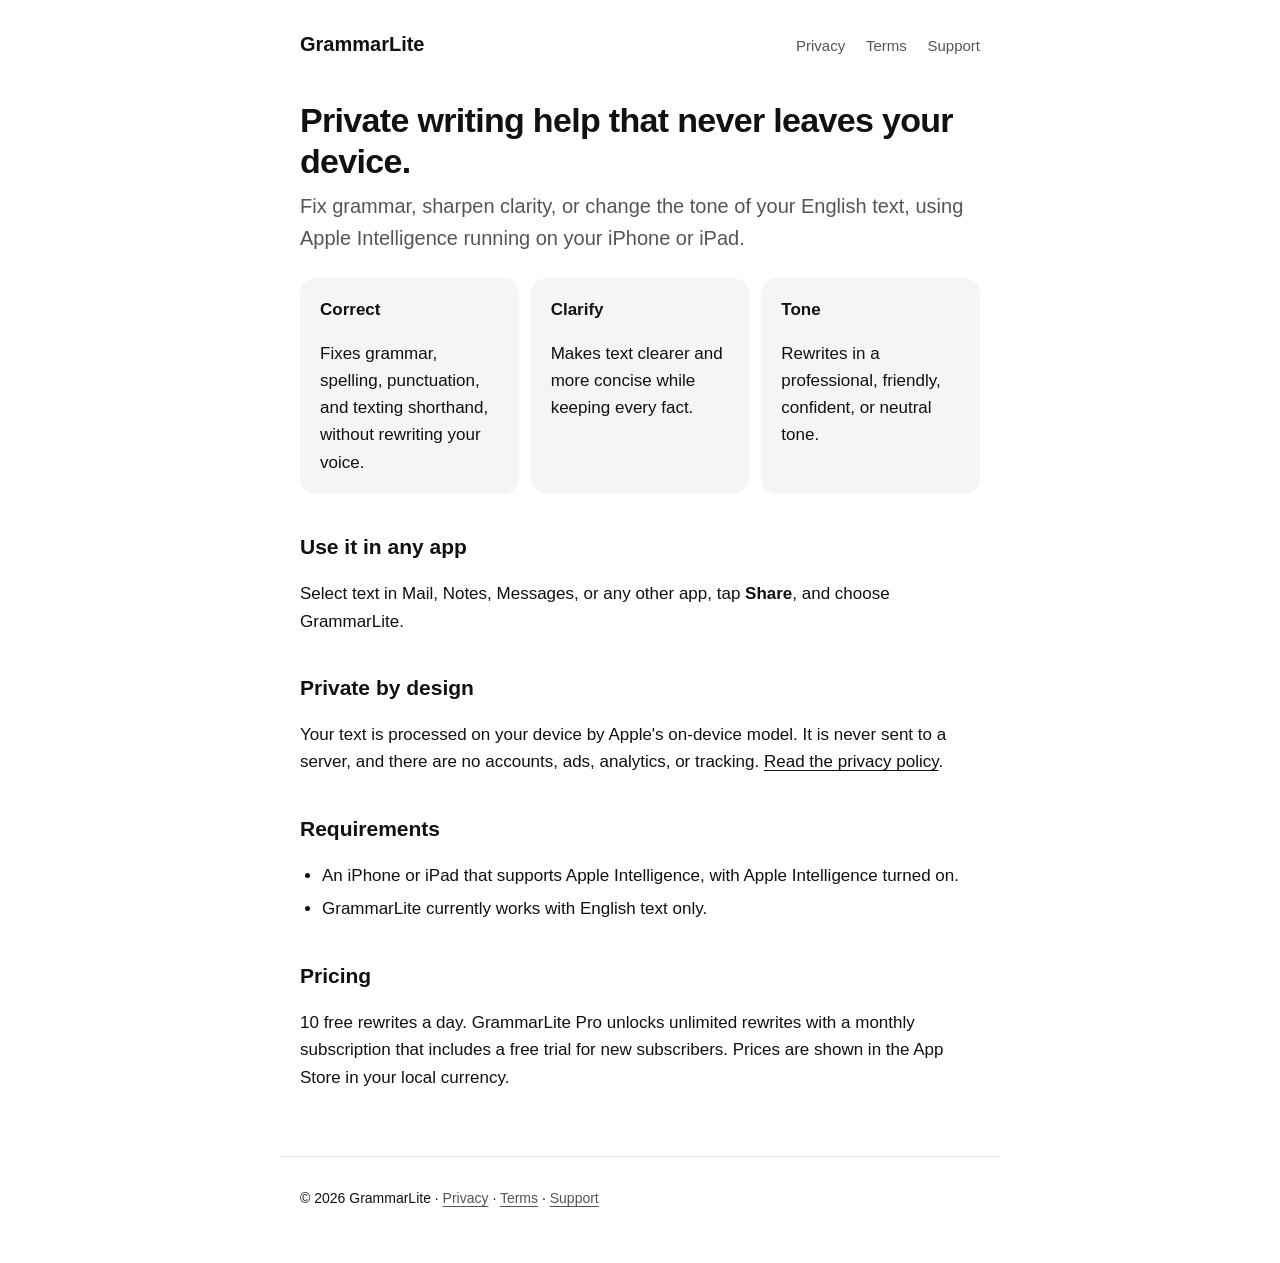
<file: index.html>
<!doctype html>
<html lang="en">
<head>
  <meta charset="utf-8">
  <meta name="viewport" content="width=device-width, initial-scale=1">
  <title>GrammarLite — Private, on-device writing help</title>
  <meta name="description" content="GrammarLite fixes grammar, sharpens clarity, and adjusts tone for English text, entirely on your iPhone or iPad.">
  <link rel="stylesheet" href="style.css">
</head>
<body>
  <header>
    <a class="brand" href="./">GrammarLite</a>
    <nav>
      <a href="privacy.html">Privacy</a>
      <a href="terms.html">Terms</a>
      <a href="support.html">Support</a>
    </nav>
  </header>

  <main>
    <h1>Private writing help that never leaves your device.</h1>
    <p class="lede">Fix grammar, sharpen clarity, or change the tone of your English text, using Apple Intelligence running on your iPhone or iPad.</p>

    <div class="grid">
      <div class="card">
        <h3>Correct</h3>
        <p>Fixes grammar, spelling, punctuation, and texting shorthand, without rewriting your voice.</p>
      </div>
      <div class="card">
        <h3>Clarify</h3>
        <p>Makes text clearer and more concise while keeping every fact.</p>
      </div>
      <div class="card">
        <h3>Tone</h3>
        <p>Rewrites in a professional, friendly, confident, or neutral tone.</p>
      </div>
    </div>

    <h2>Use it in any app</h2>
    <p>Select text in Mail, Notes, Messages, or any other app, tap <strong>Share</strong>, and choose GrammarLite.</p>

    <h2>Private by design</h2>
    <p>Your text is processed on your device by Apple's on-device model. It is never sent to a server, and there are no accounts, ads, analytics, or tracking. <a href="privacy.html">Read the privacy policy</a>.</p>

    <h2>Requirements</h2>
    <ul>
      <li>An iPhone or iPad that supports Apple Intelligence, with Apple Intelligence turned on.</li>
      <li>GrammarLite currently works with English text only.</li>
    </ul>

    <h2>Pricing</h2>
    <p>10 free rewrites a day. GrammarLite Pro unlocks unlimited rewrites with a monthly subscription that includes a free trial for new subscribers. Prices are shown in the App Store in your local currency.</p>
  </main>

  <footer>
    <p>© 2026 GrammarLite · <a href="privacy.html">Privacy</a> · <a href="terms.html">Terms</a> · <a href="support.html">Support</a></p>
  </footer>
</body>
</html>
</file>
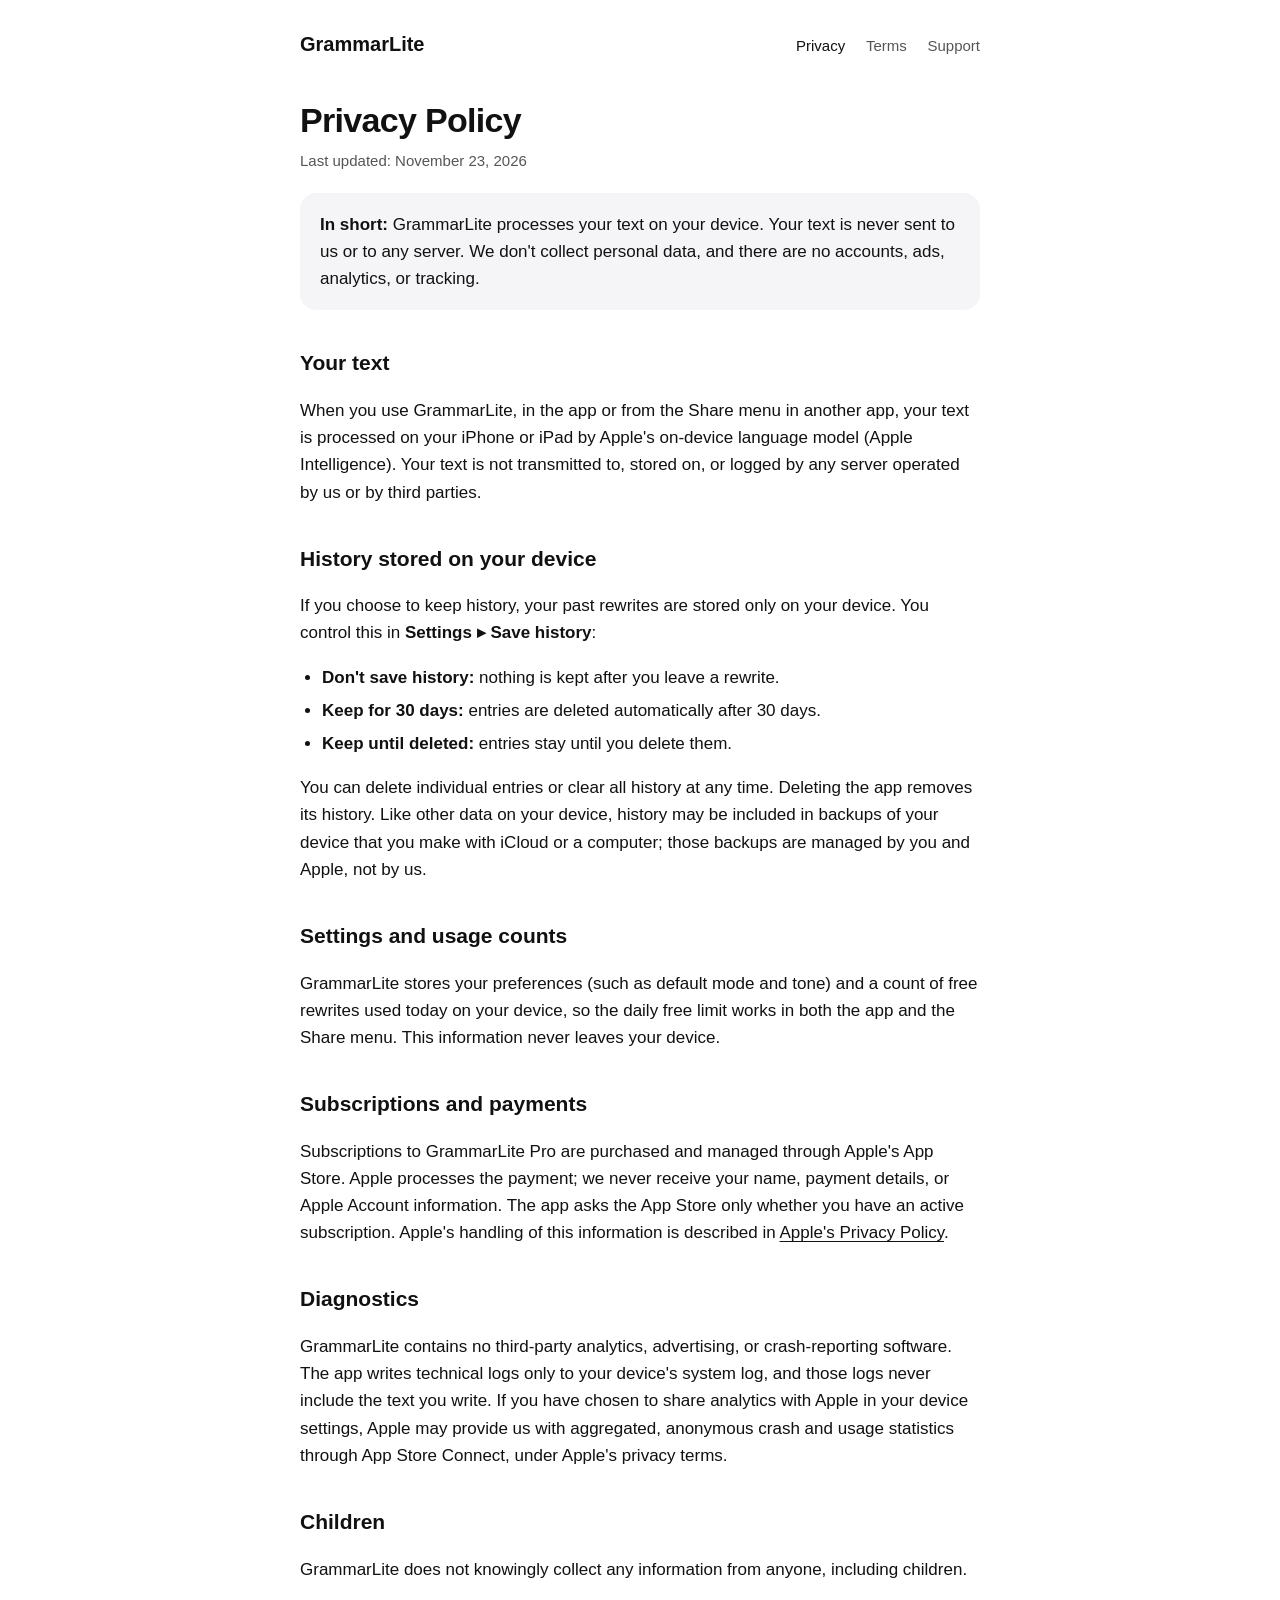
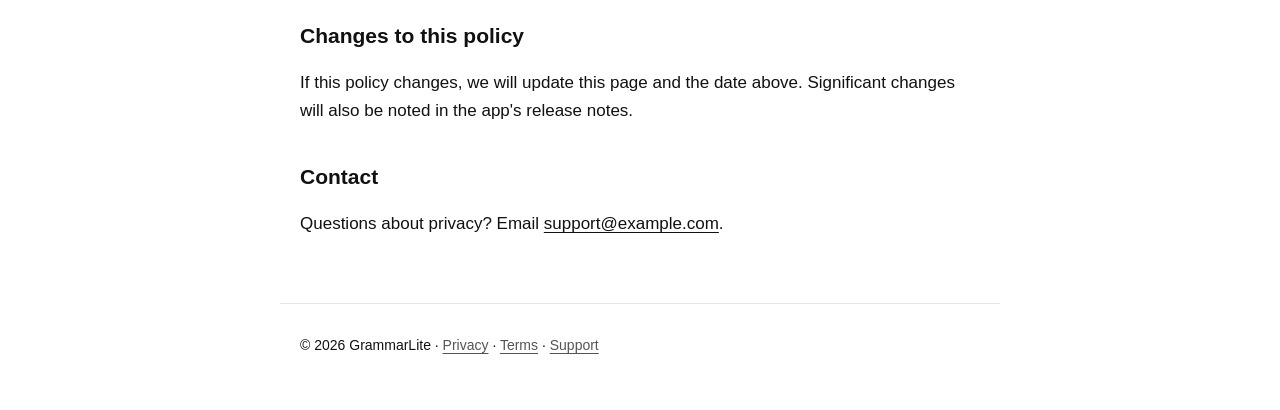
<file: privacy.html>
<!doctype html>
<html lang="en">
<head>
  <meta charset="utf-8">
  <meta name="viewport" content="width=device-width, initial-scale=1">
  <title>Privacy Policy — GrammarLite</title>
  <meta name="description" content="GrammarLite processes your text entirely on your device. No servers, accounts, ads, analytics, or tracking.">
  <link rel="stylesheet" href="style.css">
</head>
<body>
  <header>
    <a class="brand" href="./">GrammarLite</a>
    <nav>
      <a href="privacy.html" aria-current="page">Privacy</a>
      <a href="terms.html">Terms</a>
      <a href="support.html">Support</a>
    </nav>
  </header>

  <main>
    <h1>Privacy Policy</h1>
    <p class="updated">Last updated: November 23, 2026</p>

    <div class="card">
      <p><strong>In short:</strong> GrammarLite processes your text on your device. Your text is never sent to us or to any server. We don't collect personal data, and there are no accounts, ads, analytics, or tracking.</p>
    </div>

    <h2>Your text</h2>
    <p>When you use GrammarLite, in the app or from the Share menu in another app, your text is processed on your iPhone or iPad by Apple's on-device language model (Apple Intelligence). Your text is not transmitted to, stored on, or logged by any server operated by us or by third parties.</p>

    <h2>History stored on your device</h2>
    <p>If you choose to keep history, your past rewrites are stored only on your device. You control this in <strong>Settings ▸ Save history</strong>:</p>
    <ul>
      <li><strong>Don't save history:</strong> nothing is kept after you leave a rewrite.</li>
      <li><strong>Keep for 30 days:</strong> entries are deleted automatically after 30 days.</li>
      <li><strong>Keep until deleted:</strong> entries stay until you delete them.</li>
    </ul>
    <p>You can delete individual entries or clear all history at any time. Deleting the app removes its history. Like other data on your device, history may be included in backups of your device that you make with iCloud or a computer; those backups are managed by you and Apple, not by us.</p>

    <h2>Settings and usage counts</h2>
    <p>GrammarLite stores your preferences (such as default mode and tone) and a count of free rewrites used today on your device, so the daily free limit works in both the app and the Share menu. This information never leaves your device.</p>

    <h2>Subscriptions and payments</h2>
    <p>Subscriptions to GrammarLite Pro are purchased and managed through Apple's App Store. Apple processes the payment; we never receive your name, payment details, or Apple Account information. The app asks the App Store only whether you have an active subscription. Apple's handling of this information is described in <a href="https://www.apple.com/legal/privacy/">Apple's Privacy Policy</a>.</p>

    <h2>Diagnostics</h2>
    <p>GrammarLite contains no third-party analytics, advertising, or crash-reporting software. The app writes technical logs only to your device's system log, and those logs never include the text you write. If you have chosen to share analytics with Apple in your device settings, Apple may provide us with aggregated, anonymous crash and usage statistics through App Store Connect, under Apple's privacy terms.</p>

    <h2>Children</h2>
    <p>GrammarLite does not knowingly collect any information from anyone, including children.</p>

    <h2>Changes to this policy</h2>
    <p>If this policy changes, we will update this page and the date above. Significant changes will also be noted in the app's release notes.</p>

    <h2>Contact</h2>
    <p>Questions about privacy? Email <a href="mailto:support@example.com">support@example.com</a>.</p>
  </main>

  <footer>
    <p>© 2026 GrammarLite · <a href="privacy.html">Privacy</a> · <a href="terms.html">Terms</a> · <a href="support.html">Support</a></p>
  </footer>
</body>
</html>
</file>
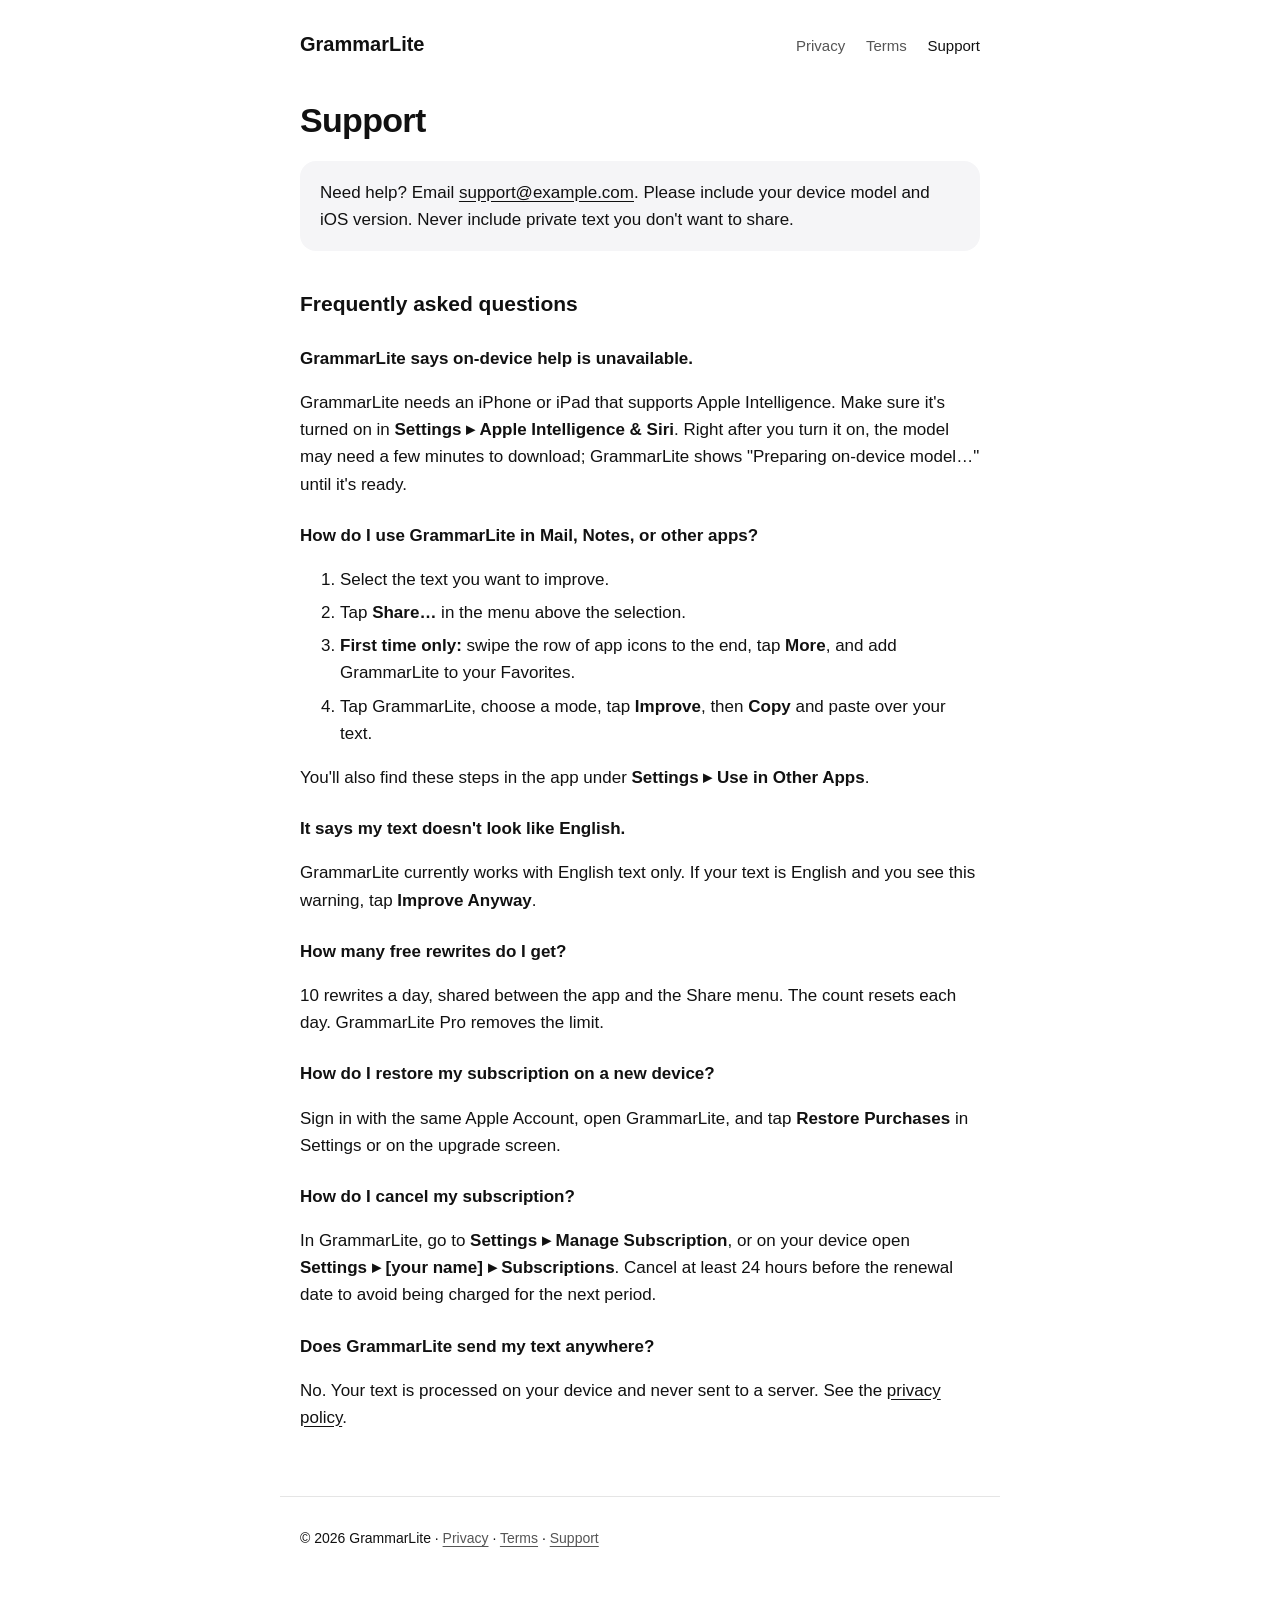
<file: support.html>
<!doctype html>
<html lang="en">
<head>
  <meta charset="utf-8">
  <meta name="viewport" content="width=device-width, initial-scale=1">
  <title>Support — GrammarLite</title>
  <meta name="description" content="Help with GrammarLite: requirements, using it from the Share menu, subscriptions, and contact.">
  <link rel="stylesheet" href="style.css">
</head>
<body>
  <header>
    <a class="brand" href="./">GrammarLite</a>
    <nav>
      <a href="privacy.html">Privacy</a>
      <a href="terms.html">Terms</a>
      <a href="support.html" aria-current="page">Support</a>
    </nav>
  </header>

  <main>
    <h1>Support</h1>
    <div class="card">
      <p>Need help? Email <a href="mailto:support@example.com">support@example.com</a>. Please include your device model and iOS version. Never include private text you don't want to share.</p>
    </div>

    <h2>Frequently asked questions</h2>

    <h3>GrammarLite says on-device help is unavailable.</h3>
    <p>GrammarLite needs an iPhone or iPad that supports Apple Intelligence. Make sure it's turned on in <strong>Settings ▸ Apple Intelligence &amp; Siri</strong>. Right after you turn it on, the model may need a few minutes to download; GrammarLite shows "Preparing on-device model…" until it's ready.</p>

    <h3>How do I use GrammarLite in Mail, Notes, or other apps?</h3>
    <ol>
      <li>Select the text you want to improve.</li>
      <li>Tap <strong>Share…</strong> in the menu above the selection.</li>
      <li><strong>First time only:</strong> swipe the row of app icons to the end, tap <strong>More</strong>, and add GrammarLite to your Favorites.</li>
      <li>Tap GrammarLite, choose a mode, tap <strong>Improve</strong>, then <strong>Copy</strong> and paste over your text.</li>
    </ol>
    <p>You'll also find these steps in the app under <strong>Settings ▸ Use in Other Apps</strong>.</p>

    <h3>It says my text doesn't look like English.</h3>
    <p>GrammarLite currently works with English text only. If your text is English and you see this warning, tap <strong>Improve Anyway</strong>.</p>

    <h3>How many free rewrites do I get?</h3>
    <p>10 rewrites a day, shared between the app and the Share menu. The count resets each day. GrammarLite Pro removes the limit.</p>

    <h3>How do I restore my subscription on a new device?</h3>
    <p>Sign in with the same Apple Account, open GrammarLite, and tap <strong>Restore Purchases</strong> in Settings or on the upgrade screen.</p>

    <h3>How do I cancel my subscription?</h3>
    <p>In GrammarLite, go to <strong>Settings ▸ Manage Subscription</strong>, or on your device open <strong>Settings ▸ [your name] ▸ Subscriptions</strong>. Cancel at least 24 hours before the renewal date to avoid being charged for the next period.</p>

    <h3>Does GrammarLite send my text anywhere?</h3>
    <p>No. Your text is processed on your device and never sent to a server. See the <a href="privacy.html">privacy policy</a>.</p>
  </main>

  <footer>
    <p>© 2026 GrammarLite · <a href="privacy.html">Privacy</a> · <a href="terms.html">Terms</a> · <a href="support.html">Support</a></p>
  </footer>
</body>
</html>
</file>
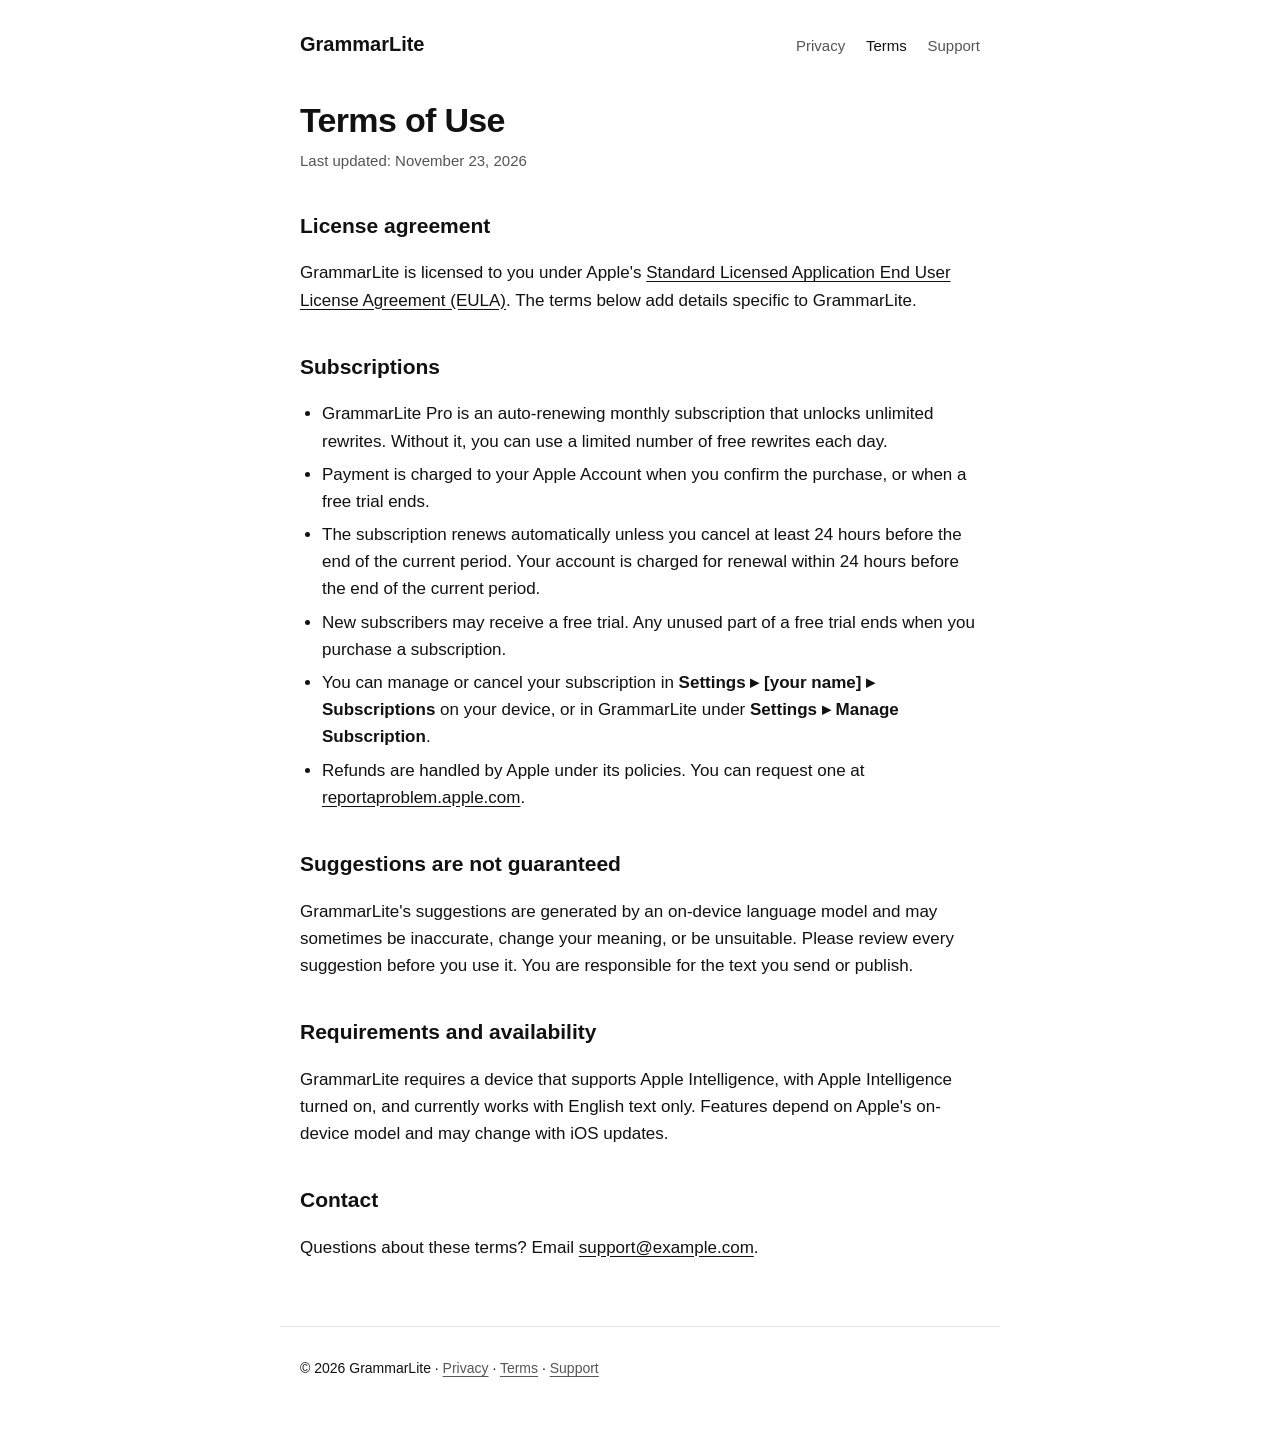
<file: terms.html>
<!doctype html>
<html lang="en">
<head>
  <meta charset="utf-8">
  <meta name="viewport" content="width=device-width, initial-scale=1">
  <title>Terms of Use — GrammarLite</title>
  <meta name="description" content="Terms of Use for GrammarLite and GrammarLite Pro subscriptions.">
  <link rel="stylesheet" href="style.css">
</head>
<body>
  <header>
    <a class="brand" href="./">GrammarLite</a>
    <nav>
      <a href="privacy.html">Privacy</a>
      <a href="terms.html" aria-current="page">Terms</a>
      <a href="support.html">Support</a>
    </nav>
  </header>

  <main>
    <h1>Terms of Use</h1>
    <p class="updated">Last updated: November 23, 2026</p>

    <h2>License agreement</h2>
    <p>GrammarLite is licensed to you under Apple's <a href="https://www.apple.com/legal/internet-services/itunes/dev/stdeula/">Standard Licensed Application End User License Agreement (EULA)</a>. The terms below add details specific to GrammarLite.</p>

    <h2>Subscriptions</h2>
    <ul>
      <li>GrammarLite Pro is an auto-renewing monthly subscription that unlocks unlimited rewrites. Without it, you can use a limited number of free rewrites each day.</li>
      <li>Payment is charged to your Apple Account when you confirm the purchase, or when a free trial ends.</li>
      <li>The subscription renews automatically unless you cancel at least 24 hours before the end of the current period. Your account is charged for renewal within 24 hours before the end of the current period.</li>
      <li>New subscribers may receive a free trial. Any unused part of a free trial ends when you purchase a subscription.</li>
      <li>You can manage or cancel your subscription in <strong>Settings ▸ [your name] ▸ Subscriptions</strong> on your device, or in GrammarLite under <strong>Settings ▸ Manage Subscription</strong>.</li>
      <li>Refunds are handled by Apple under its policies. You can request one at <a href="https://reportaproblem.apple.com">reportaproblem.apple.com</a>.</li>
    </ul>

    <h2>Suggestions are not guaranteed</h2>
    <p>GrammarLite's suggestions are generated by an on-device language model and may sometimes be inaccurate, change your meaning, or be unsuitable. Please review every suggestion before you use it. You are responsible for the text you send or publish.</p>

    <h2>Requirements and availability</h2>
    <p>GrammarLite requires a device that supports Apple Intelligence, with Apple Intelligence turned on, and currently works with English text only. Features depend on Apple's on-device model and may change with iOS updates.</p>

    <h2>Contact</h2>
    <p>Questions about these terms? Email <a href="mailto:support@example.com">support@example.com</a>.</p>
  </main>

  <footer>
    <p>© 2026 GrammarLite · <a href="privacy.html">Privacy</a> · <a href="terms.html">Terms</a> · <a href="support.html">Support</a></p>
  </footer>
</body>
</html>
</file>
<file: style.css>
/* GrammarLite site — monochrome, system font, light/dark, matches the app's design language. */
:root {
  --bg: #ffffff;
  --text: #111111;
  --muted: #555555;
  --rule: #e5e5e5;
  --card: #f5f5f7;
  --max: 720px;
}
@media (prefers-color-scheme: dark) {
  :root {
    --bg: #000000;
    --text: #f5f5f7;
    --muted: #a1a1a6;
    --rule: #2c2c2e;
    --card: #1c1c1e;
  }
}
* { box-sizing: border-box; }
html { -webkit-text-size-adjust: 100%; }
body {
  margin: 0;
  background: var(--bg);
  color: var(--text);
  font: 17px/1.6 -apple-system, BlinkMacSystemFont, "SF Pro Text", "Helvetica Neue", Arial, sans-serif;
}
header, main, footer { max-width: var(--max); margin: 0 auto; padding: 0 20px; }
header { padding-top: 28px; padding-bottom: 8px; display: flex; align-items: baseline; justify-content: space-between; flex-wrap: wrap; gap: 8px; }
.brand { font-weight: 700; font-size: 20px; color: var(--text); text-decoration: none; }
nav a { color: var(--muted); text-decoration: none; margin-left: 16px; font-size: 15px; }
nav a:first-child { margin-left: 0; }
nav a:hover, nav a[aria-current="page"] { color: var(--text); }
main { padding-top: 16px; padding-bottom: 48px; }
h1 { font-size: 34px; line-height: 1.2; margin: 16px 0 8px; letter-spacing: -0.02em; }
h2 { font-size: 21px; margin: 36px 0 8px; }
h3 { font-size: 17px; margin: 24px 0 4px; }
p, li { color: var(--text); }
.muted, .updated { color: var(--muted); }
.updated { font-size: 15px; margin-top: 0; }
a { color: var(--text); text-underline-offset: 3px; }
ul { padding-left: 22px; }
li { margin: 6px 0; }
.lede { font-size: 20px; color: var(--muted); margin-top: 0; }
.card { background: var(--card); border-radius: 16px; padding: 18px 20px; margin: 20px 0; }
.card p:first-child { margin-top: 0; }
.card p:last-child { margin-bottom: 0; }
.grid { display: grid; grid-template-columns: repeat(auto-fit, minmax(200px, 1fr)); gap: 12px; margin: 24px 0; }
.grid .card { margin: 0; }
.grid h3 { margin-top: 0; }
footer { border-top: 1px solid var(--rule); padding-top: 16px; padding-bottom: 40px; font-size: 14px; color: var(--muted); }
footer a { color: var(--muted); }
</file>
